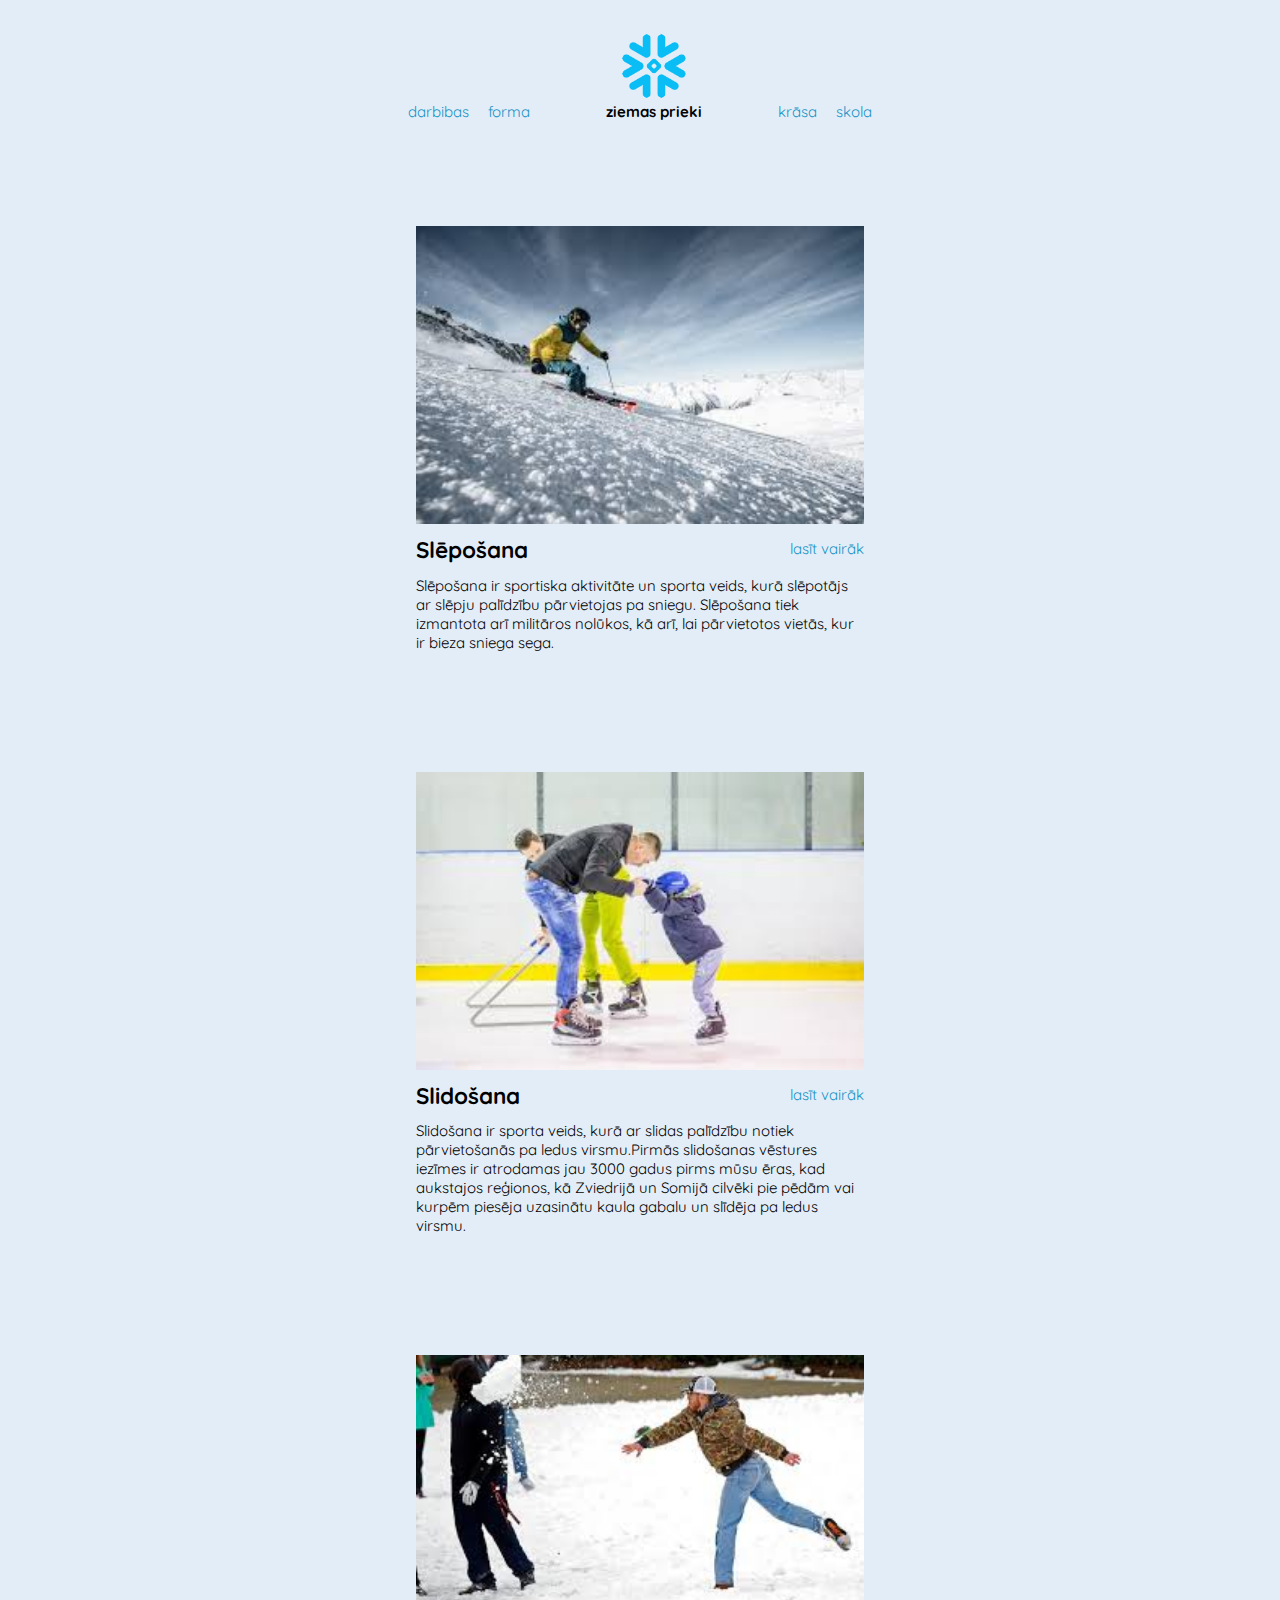
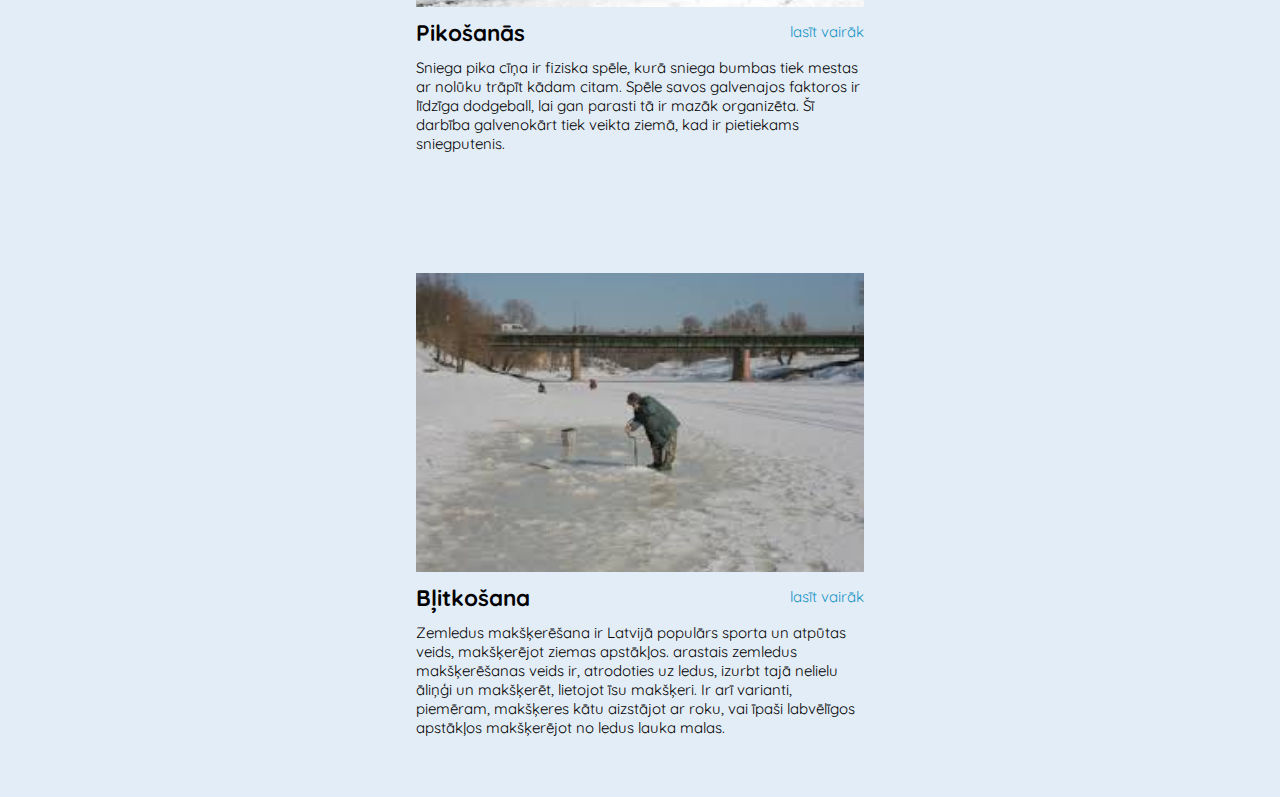
<file: index.html>
<!DOCTYPE html>
<html lang="en">
    <head>
        <meta charset="UTF-8" />
        <meta http-equiv="X-UA-Compatible" content="IE=edge" />
        <meta name="viewport" content="width=device-width, initial-scale=1.0" />
        <title>Ziemas prieki</title>
        <link rel="stylesheet" href="css/style.css" />
        <link rel="icon" href="img/snowflake-info.png" />
        <link rel="preconnect" href="https://fonts.gstatic.com" />
        <link
            href="https://fonts.googleapis.com/css2?family=Quicksand&display=swap"
            rel="stylesheet"
        />
    </head>
    <body>
        <div class="container">
            <nav>
                <a style="margin-right: 1em;" href="darbibas.html" target="_blank" style="display: inline-block;">darbibas</a>
                <a href="forma.html" target="_blank" style="display: inline-block;">forma</a>
                <div style="display: inline-block;">
                    <img src="img/snowflake-info.png" alt="" />
                    <h1>ziemas prieki</h1>
                </div>
                <a href="citaLapa.html" target="_blank" style="display: inline-block;" >krāsa</a>
                <a style="margin-left: 1em;" href="skola.html" target="_blank" style="display: inline-block;">skola</a>
            </nav>
            <main>
                <article>
                    <img src="img/skiing-info.jpg" alt="" />
                    <div class="info-container">
                        <h2>Slēpošana</h2>
                        <a href="about.html">lasīt vairāk</a>
                    </div>
                    <p>
                        Slēpošana ir sportiska aktivitāte un sporta veids, kurā
                        slēpotājs ar slēpju palīdzību pārvietojas pa sniegu.
                        Slēpošana tiek izmantota arī militāros nolūkos, kā arī,
                        lai pārvietotos vietās, kur ir bieza sniega sega.
                    </p>
                </article>

                <article>
                    <img src="img/slidosana-info.jpg" alt="" />
                    <div class="info-container">
                        <h2>Slidošana</h2>
                        <a href="about.html" target="_blank">lasīt vairāk</a>
                    </div>
                    <p>
                        Slidošana ir sporta veids, kurā ar slidas palīdzību
                        notiek pārvietošanās pa ledus virsmu.Pirmās slidošanas
                        vēstures iezīmes ir atrodamas jau 3000 gadus pirms mūsu
                        ēras, kad aukstajos reģionos, kā Zviedrijā un Somijā
                        cilvēki pie pēdām vai kurpēm piesēja uzasinātu kaula
                        gabalu un slīdēja pa ledus virsmu.
                    </p>
                </article>

                <article>
                    <img src="img/snowball-info.jpg" alt="" />
                    <div class="info-container">
                        <h2>Pikošanās</h2>
                        <a href="about.html">lasīt vairāk</a>
                    </div>
                    <p>
                        Sniega pika cīņa ir fiziska spēle, kurā sniega bumbas
                        tiek mestas ar nolūku trāpīt kādam citam. Spēle savos
                        galvenajos faktoros ir līdzīga dodgeball, lai gan
                        parasti tā ir mazāk organizēta. Šī darbība galvenokārt
                        tiek veikta ziemā, kad ir pietiekams sniegputenis.
                    </p>
                </article>

                <article>
                    <img src="img/bliktosana-info.jpg" alt="" />
                    <div class="info-container">
                        <h2>Bļitkošana</h2>
                        <a href="about.html">lasīt vairāk</a>
                    </div>
                    <p>
                        Zemledus makšķerēšana ir Latvijā populārs sporta un
                        atpūtas veids, makšķerējot ziemas apstākļos. arastais
                        zemledus makšķerēšanas veids ir, atrodoties uz ledus,
                        izurbt tajā nelielu āliņģi un makšķerēt, lietojot īsu
                        makšķeri. Ir arī varianti, piemēram, makšķeres kātu
                        aizstājot ar roku, vai īpaši labvēlīgos apstākļos
                        makšķerējot no ledus lauka malas.
                    </p>
                </article>
            </main>
        </div>
    </body>
</html>
</file>
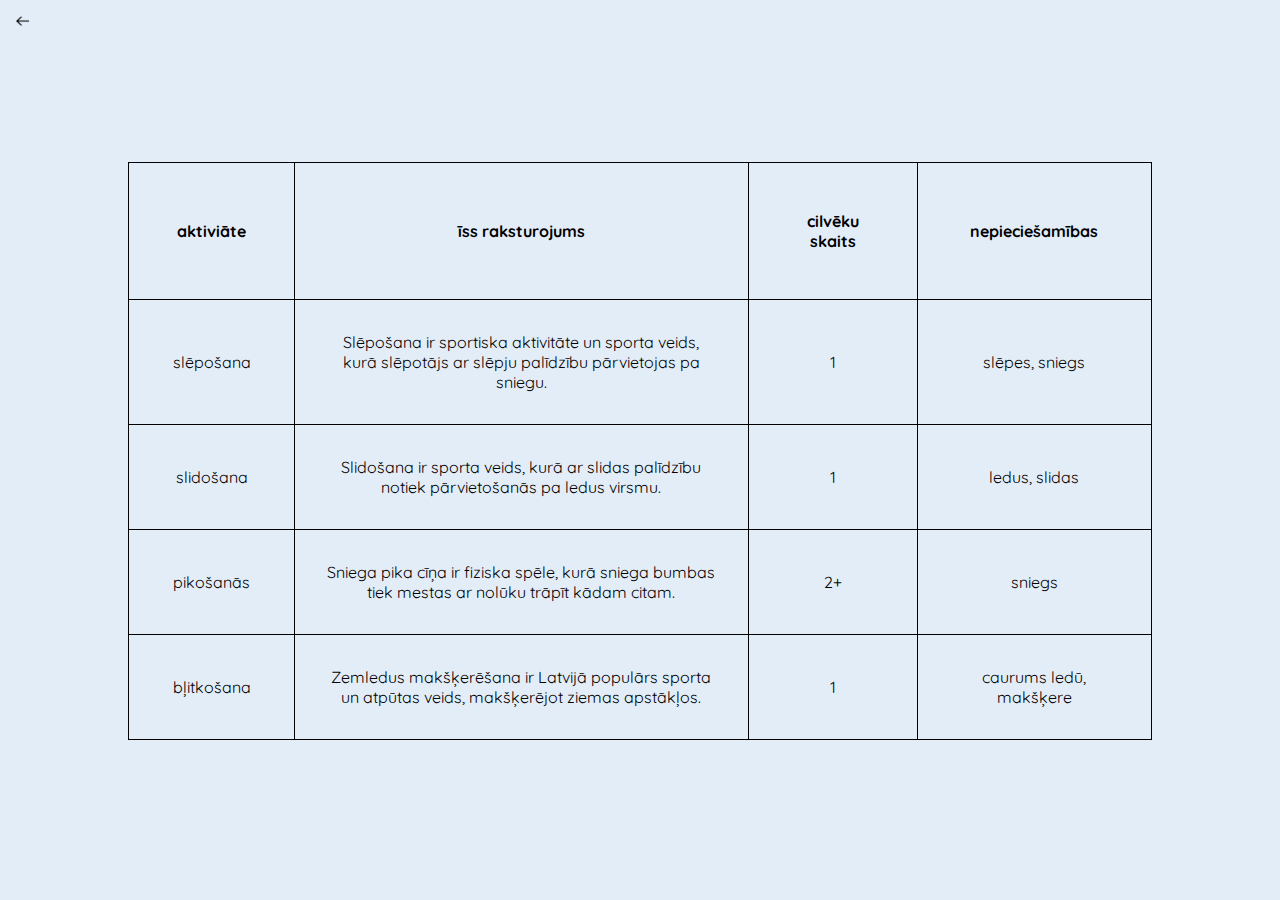
<file: about.html>
<!DOCTYPE html>
<html lang="en">
    <head>
        <meta charset="UTF-8" />
        <meta http-equiv="X-UA-Compatible" content="IE=edge" />
        <meta name="viewport" content="width=device-width, initial-scale=1.0" />
        <title>Document</title>
        <link rel="stylesheet" href="css/table.css" />
        <link rel="preconnect" href="https://fonts.gstatic.com" />
        <link
            href="https://fonts.googleapis.com/css2?family=Quicksand&display=swap"
            rel="stylesheet"
        />
    </head>
    <body>
        <main>
            <a href="index.html"><img src="img/arrow-info.png" alt="" /></a>
            <div class="table-container">
                <table>
                    <thead>
                        <tr>
                            <td>aktiviāte</td>
                            <td>īss raksturojums</td>
                            <td>cilvēku skaits</td>
                            <td>nepieciešamības</td>
                        </tr>
                    </thead>
                    <tbody>
                        <tr>
                            <td>slēpošana</td>
                            <td>
                                Slēpošana ir sportiska aktivitāte un sporta
                                veids, kurā slēpotājs ar slēpju palīdzību
                                pārvietojas pa sniegu.
                            </td>
                            <td>1</td>
                            <td>slēpes, sniegs</td>
                        </tr>
                        <tr>
                            <td>slidošana</td>
                            <td>
                                Slidošana ir sporta veids, kurā ar slidas
                                palīdzību notiek pārvietošanās pa ledus virsmu.
                            </td>
                            <td>1</td>
                            <td>ledus, slidas</td>
                        </tr>
                        <tr>
                            <td>pikošanās</td>
                            <td>
                                Sniega pika cīņa ir fiziska spēle, kurā sniega
                                bumbas tiek mestas ar nolūku trāpīt kādam citam.
                            </td>
                            <td>2+</td>
                            <td>sniegs</td>
                        </tr>
                        <tr>
                            <td>bļitkošana</td>
                            <td>
                                Zemledus makšķerēšana ir Latvijā populārs sporta
                                un atpūtas veids, makšķerējot ziemas apstākļos.
                            </td>
                            <td>1</td>
                            <td>caurums ledū, makšķere</td>
                        </tr>
                    </tbody>
                </table>
            </div>
        </main>
    </body>
</html>
</file>
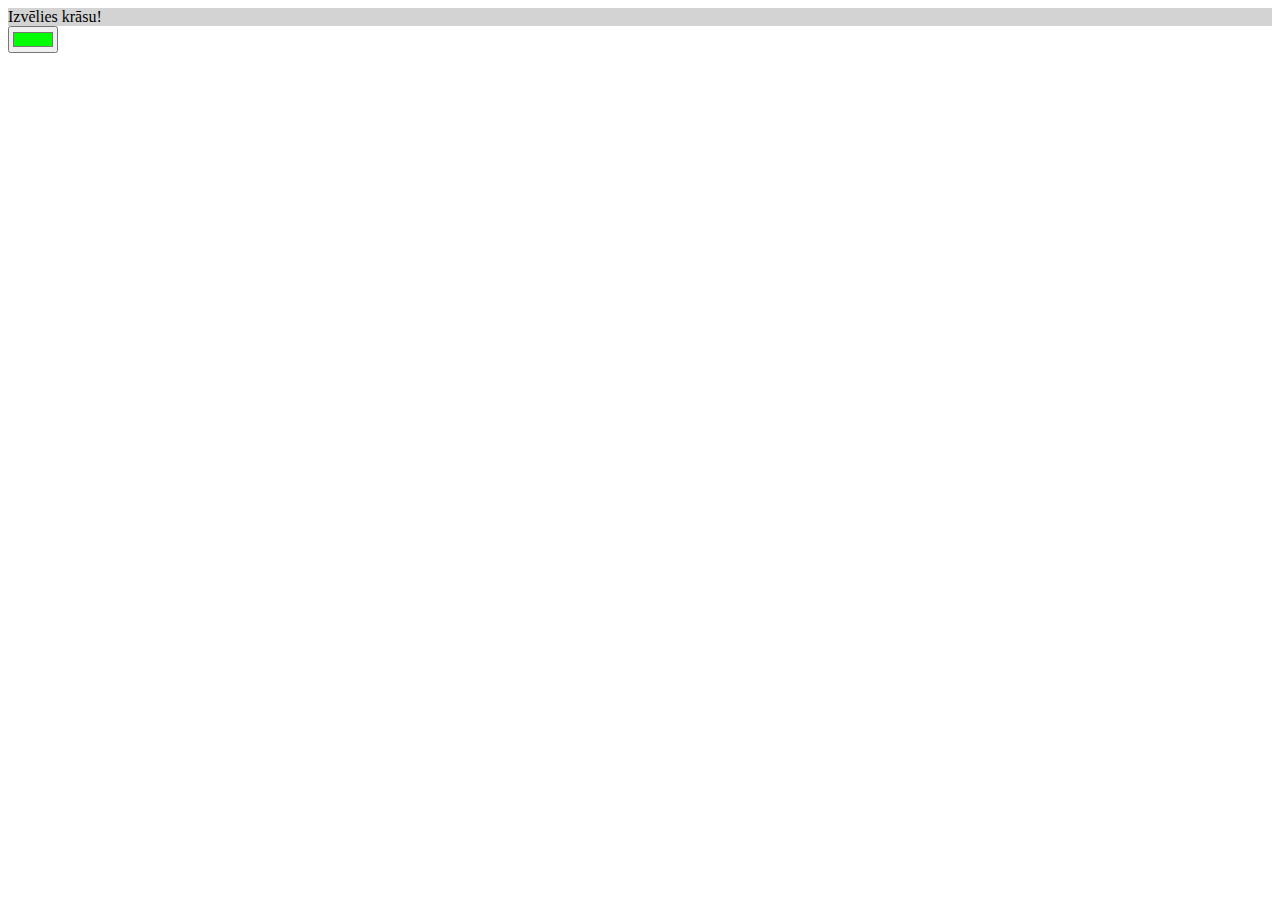
<file: citaLapa.html>
<!DOCTYPE html>
<html>
    <head>
        <meta charset="UTF-8" />
        <title>Formas</title>
        <script>
            function krasot() {
                var kr = document.getElementById("krasa").value;
                document.getElementById("fons").style =
                    "background-color:" + kr;
                document.getElementById("fons").innerHTML = "Krāsa nomainīta";
            }
        </script>
    </head>
    <body>
        <form>
            <div id="fons" style="background-color: lightgrey">
                Izvēlies krāsu!
            </div>
            <input
                type="color"
                id="krasa"
                value="#00ff00"
                oninput="krasot();"
            />
        </form>
    </body>
</html>
</file>
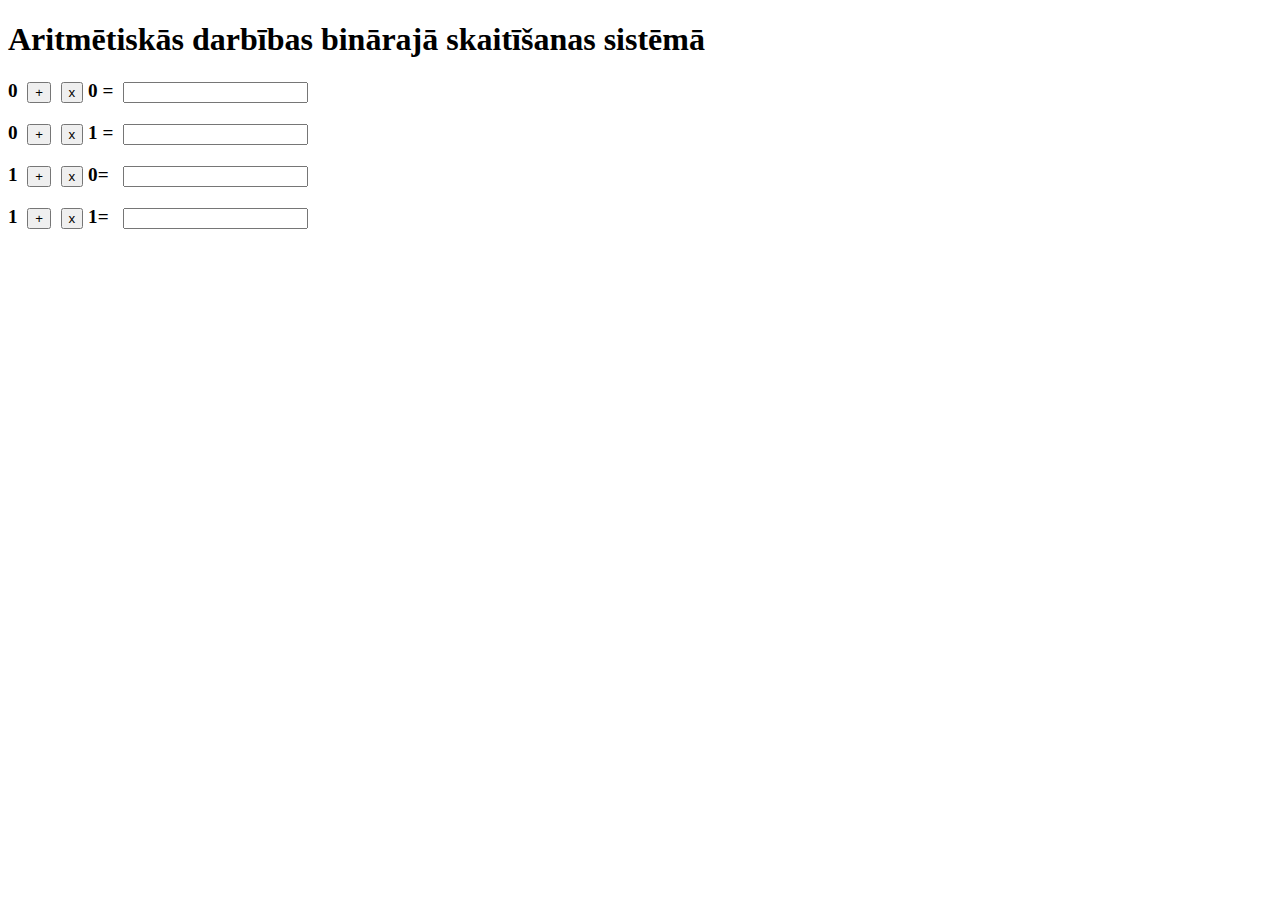
<file: darbibas.html>
<!DOCTYPE html>
<html>
    <head>
        <meta charset="utf-8" />
        <title>Aritmētiskās darbības binārajā skaitīšanas sistēmā</title>
        <style>
            p {
                font-weight: bold;
                font-size: 120%;
            }
        </style>
    </head>
    <body>
        <h1>Aritmētiskās darbības binārajā skaitīšanas sistēmā</h1>
        <form method="post" name="darbibas">
            <p>
                0&nbsp;
                <input
                    onclick="rez00.value=0"
                    name="plus00"
                    value="+"
                    type="button"
                />&nbsp;
                <input
                    onclick="rez00.value=0"
                    name="reiz00"
                    value="x"
                    type="button"
                />
                0 =&nbsp;
                <input name="rez00" />
            </p>
            <p>
                0&nbsp;
                <input
                    onclick="rez01.value=1"
                    name="plus01"
                    value="+"
                    type="button"
                />&nbsp;
                <input
                    onclick="rez01.value=0"
                    name="reiz01"
                    value="x"
                    type="button"
                />
                1 =&nbsp;
                <input name="rez01" />
            </p>
            <p>
                1&nbsp;
                <input
                    onclick="rez10.value=1"
                    name="plus10"
                    value="+"
                    type="button"
                />&nbsp;
                <input
                    onclick="rez10.value=0"
                    name="reiz10"
                    value="x"
                    type="button"
                />
                0=&nbsp; &nbsp;<input name="rez10" />
            </p>
            <p>
                1&nbsp;
                <input
                    onclick="rez11.value=10"
                    name="plus11"
                    value="+"
                    type="button"
                />&nbsp;
                <input
                    onclick="rez11.value=1"
                    name="reiz11"
                    value="x"
                    type="button"
                />
                1=&nbsp; &nbsp;<input name="rez11" />
            </p>
        </form>
    </body>
</html>
</file>
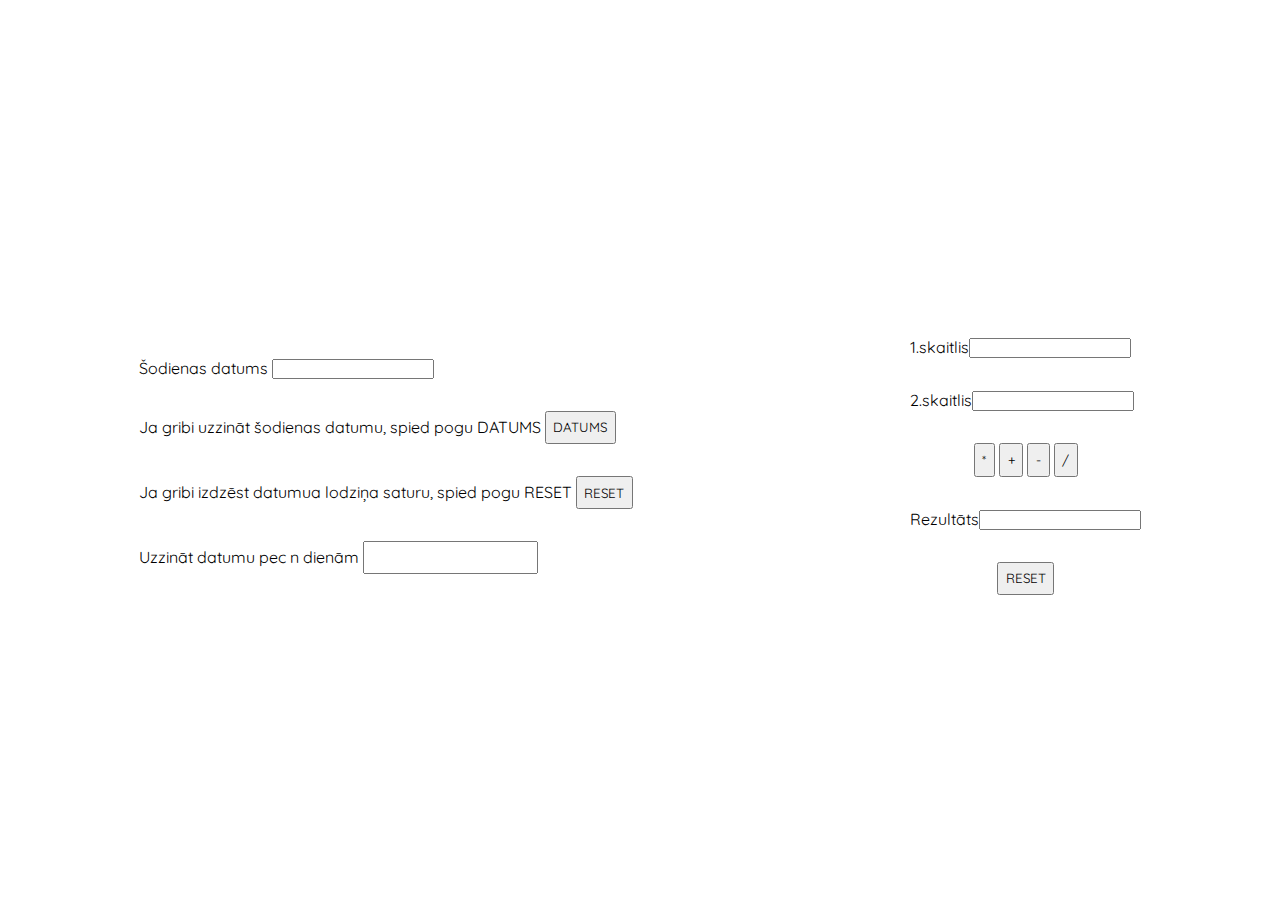
<file: forma.html>
<!DOCTYPE html>
<html>
    <head>
        <meta charset="UTF-8" />
        <title>Formas</title>
        <link rel="preconnect" href="https://fonts.gstatic.com" />
        <link
            href="https://fonts.googleapis.com/css2?family=Quicksand&display=swap"
            rel="stylesheet"
        />
        <style>
            * {
                margin: 0;
                padding: 0;
                box-sizing: border-box;
                font-family: "Quicksand", sans-serif;
            }
            main {
                height: 100vh;
                display: flex;
                justify-content: space-around;
                align-items: center;
            }
            .date-form p {
                margin-top: 2em;
            }

            .math-form div {
                margin-top: 2em;
            }

            .math-inp {
                padding: 0.5em;
            }
        </style>
    </head>
    <body>
        <main>
            <form class="date-form">
                <p>Šodienas datums <input name="datums" id="date-inp" /></p>
                <p>
                    Ja gribi uzzināt šodienas datumu, spied pogu DATUMS
                    <input
                        class="math-inp"
                        onclick="datums.value=new Date();"
                        name="poga"
                        value="DATUMS"
                        type="button"
                    />
                </p>
                <p>
                    Ja gribi izdzēst datumua lodziņa saturu, spied pogu RESET
                    <input class="math-inp" value="RESET" type="reset" />
                </p>
                <p>
                    Uzzināt datumu pec n dienām
                    <input
                        class="math-inp"
                        type="input"
                        name="newDate"
                        oninput="setNewDate(newDate.value);"
                    />
                </p>
            </form>
            <form class="math-form">
                <div>1.skaitlis<input type="text" name="sk1" /></div>
                <div>2.skaitlis<input type="text" name="sk2" /></div>
                <div style="text-align: center">
                    <input
                        class="math-inp"
                        value="*"
                        name="reiz"
                        onclick="rez.value=sk1.value*sk2.value"
                        type="button"
                    />
                    <input
                        class="math-inp"
                        value="+"
                        name="reiz"
                        onclick="rez.value=sk1.value+sk2.value"
                        type="button"
                    />
                    <input
                        class="math-inp"
                        value="-"
                        name="reiz"
                        onclick="rez.value=sk1.value-sk2.value"
                        type="button"
                    />
                    <input
                        class="math-inp"
                        value="/"
                        name="reiz"
                        onclick="rez.value=sk1.value/sk2.value"
                        type="button"
                    />
                </div>
                <div>Rezultāts<input name="rez" /></div>
                <div style="text-align: center">
                    <input class="math-inp" value="RESET" type="reset" />
                </div>
            </form>
        </main>
    </body>
    <script>
        setNewDate = (strDays) => {
            const myCurrentDate = new Date();
            if (strDays) {
                const days = parseInt(strDays);
                let myFutureDate = new Date(myCurrentDate);
                myFutureDate.setDate(myFutureDate.getDate() + days);
                document.querySelector("#date-inp").value = myFutureDate;
            } else {
                document.querySelector("#date-inp").value = myCurrentDate;
            }
        };
    </script>
</html>
</file>
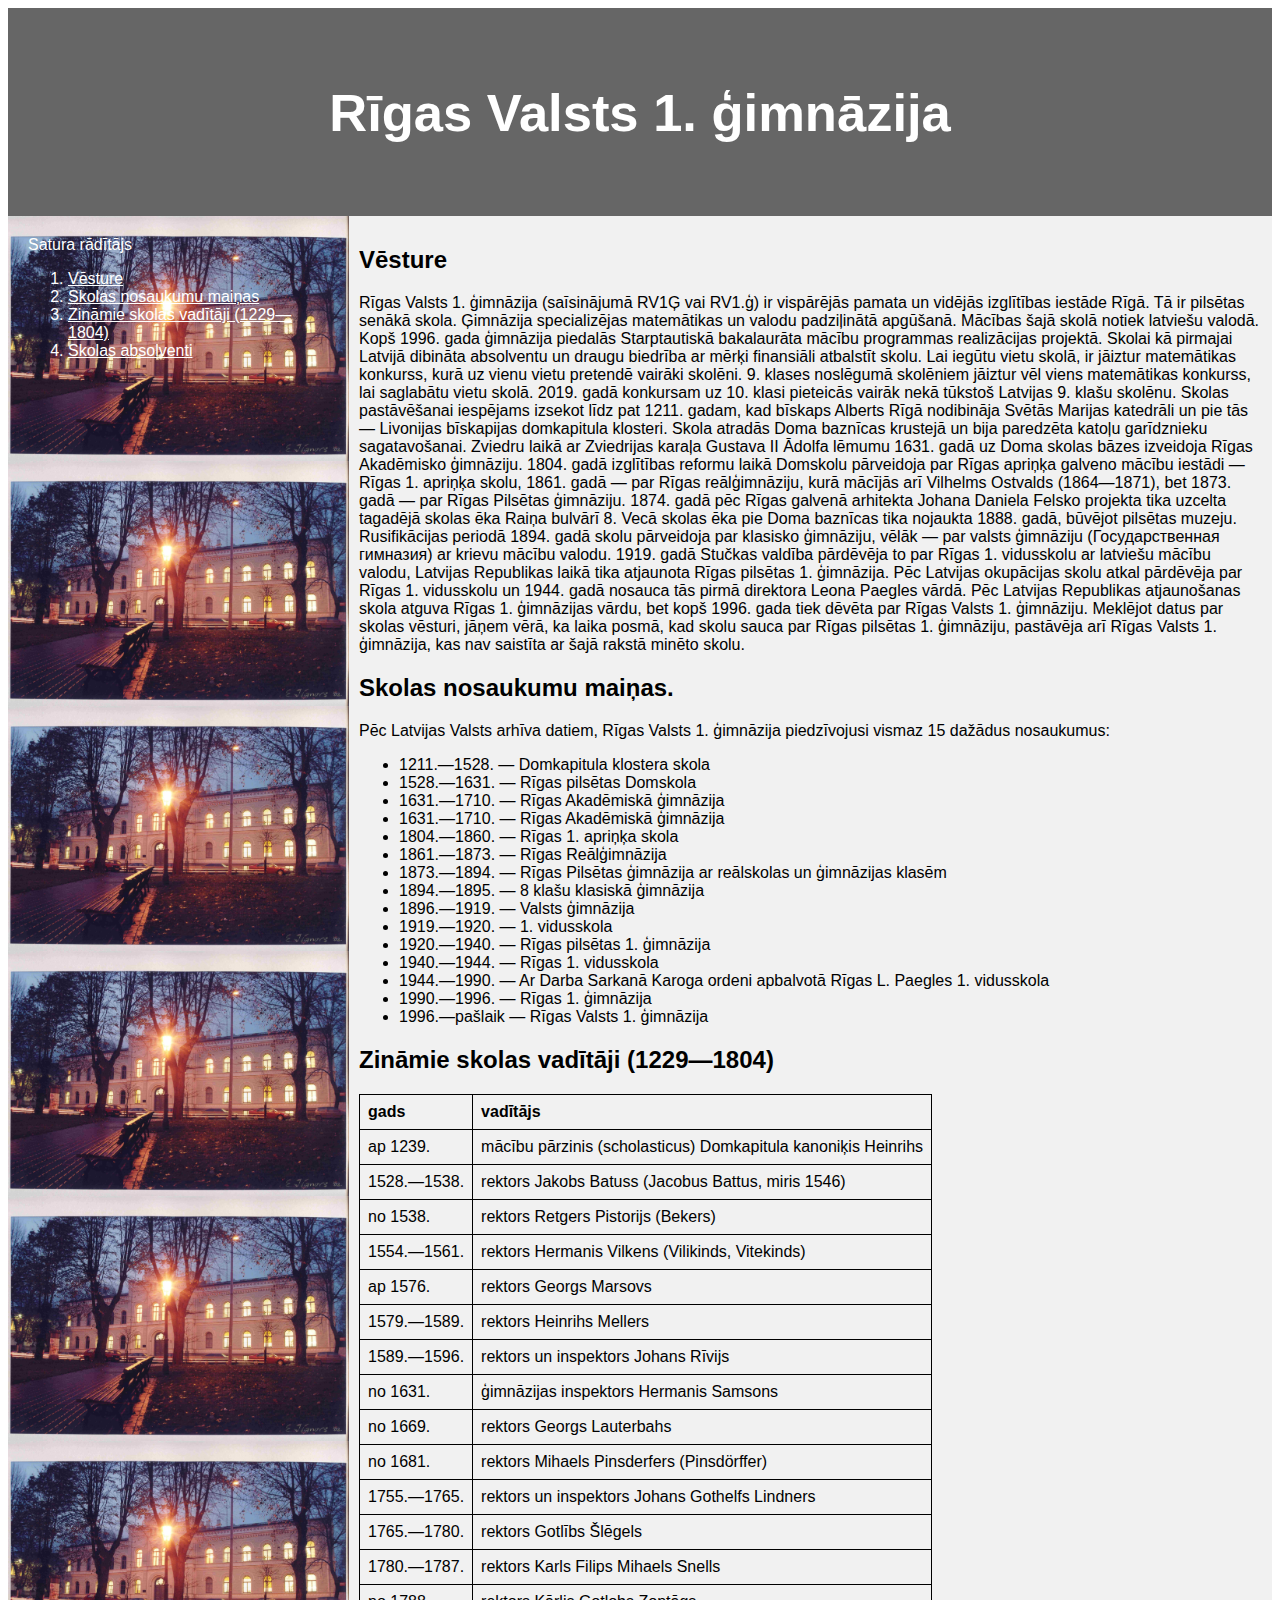
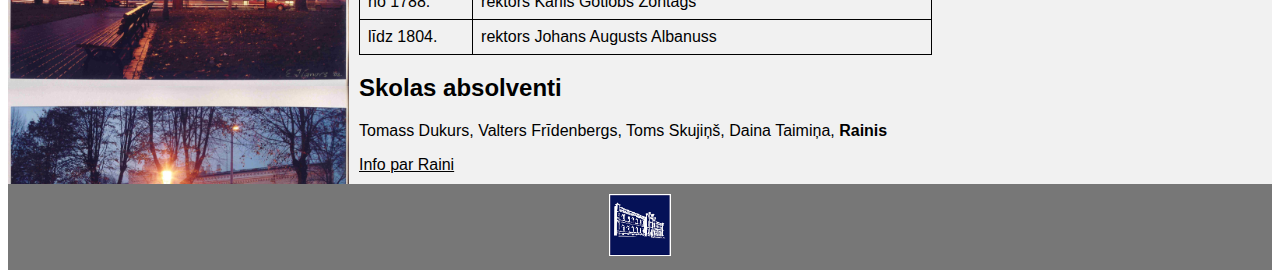
<file: skola.html>
<!DOCTYPE html>
<html lang="en">
    <head>
        <title>CSS Template</title>
        <meta charset="utf-8" />
        <meta name="viewport" content="width=device-width, initial-scale=1" />
        <style>
            * {
                box-sizing: border-box;
            }

            body {
                font-family: Arial, Helvetica, sans-serif;
            }

            /* Style the header */
            header {
                background-color: #666;
                padding: 30px;
                text-align: center;
                font-size: 35px;
                color: white;
            }

            /* Container for flexboxes */
            section {
                display: -webkit-flex;
                display: flex;
            }

            /* Style the navigation menu */
            nav {
                background-image: url("skola.jpg");
                background-size: contain;
                -webkit-flex: 1;
                -ms-flex: 1;
                color: white;
                flex: 1;
                /* background: #ccc; */
                padding: 20px;
            }

            /* Style the list inside the menu */
            nav ul {
                list-style-type: none;
                padding: 0;
            }

            /* Style the content */
            article {
                -webkit-flex: 3;
                -ms-flex: 3;
                flex: 3;
                background-color: #f1f1f1;
                padding: 10px;
            }

            /* Style the footer */
            footer {
                background-color: #777;
                padding: 10px;
                text-align: center;
                color: white;
            }

            /* Responsive layout - makes the menu and the content (inside the section) sit on top of each other instead of next to each other */
            @media (max-width: 600px) {
                section {
                    -webkit-flex-direction: column;
                    flex-direction: column;
                }
            }
            a {
                color: white;
            }

            table,
            th,
            td {
                border: 1px solid black;
                border-collapse: collapse;
            }

            td {
                padding: 0.5em;
            }
        </style>
    </head>
    <body>
        <header>
            <h2>Rīgas Valsts 1. ģimnāzija</h2>
        </header>

        <section>
            <nav>
                Satura rādītājs
                <ol>
                    <li><a href="#vesture">Vēsture</a></li>
                    <li><a href="#nosaukumi">Skolas nosaukumu maiņas</a></li>
                    <li>
                        <a href="#vaditaji"
                            >Zināmie skolas vadītāji (1229—1804)</a
                        >
                    </li>
                    <li><a href="#absolventi">Skolas absolventi</a></li>
                </ol>
            </nav>

            <article>
                <h2 id="vesture">Vēsture</h2>
                <p>
                    Rīgas Valsts 1. ģimnāzija (saīsinājumā RV1Ģ vai RV1.ģ) ir
                    vispārējās pamata un vidējās izglītības iestāde Rīgā. Tā ir
                    pilsētas senākā skola. Ģimnāzija specializējas matemātikas
                    un valodu padziļinātā apgūšanā. Mācības šajā skolā notiek
                    latviešu valodā. Kopš 1996. gada ģimnāzija piedalās
                    Starptautiskā bakalaurāta mācību programmas realizācijas
                    projektā. Skolai kā pirmajai Latvijā dibināta absolventu un
                    draugu biedrība ar mērķi finansiāli atbalstīt skolu. Lai
                    iegūtu vietu skolā, ir jāiztur matemātikas konkurss, kurā uz
                    vienu vietu pretendē vairāki skolēni. 9. klases noslēgumā
                    skolēniem jāiztur vēl viens matemātikas konkurss, lai
                    saglabātu vietu skolā. 2019. gadā konkursam uz 10. klasi
                    pieteicās vairāk nekā tūkstoš Latvijas 9. klašu skolēnu.
                    Skolas pastāvēšanai iespējams izsekot līdz pat 1211. gadam,
                    kad bīskaps Alberts Rīgā nodibināja Svētās Marijas katedrāli
                    un pie tās — Livonijas bīskapijas domkapitula klosteri.
                    Skola atradās Doma baznīcas krustejā un bija paredzēta
                    katoļu garīdznieku sagatavošanai. Zviedru laikā ar
                    Zviedrijas karaļa Gustava II Ādolfa lēmumu 1631. gadā uz
                    Doma skolas bāzes izveidoja Rīgas Akadēmisko ģimnāziju.
                    1804. gadā izglītības reformu laikā Domskolu pārveidoja par
                    Rīgas apriņķa galveno mācību iestādi — Rīgas 1. apriņķa
                    skolu, 1861. gadā — par Rīgas reālģimnāziju, kurā mācījās
                    arī Vilhelms Ostvalds (1864—1871), bet 1873. gadā — par
                    Rīgas Pilsētas ģimnāziju. 1874. gadā pēc Rīgas galvenā
                    arhitekta Johana Daniela Felsko projekta tika uzcelta
                    tagadējā skolas ēka Raiņa bulvārī 8. Vecā skolas ēka pie
                    Doma baznīcas tika nojaukta 1888. gadā, būvējot pilsētas
                    muzeju. Rusifikācijas periodā 1894. gadā skolu pārveidoja
                    par klasisko ģimnāziju, vēlāk — par valsts ģimnāziju
                    (Государственная гимназия) ar krievu mācību valodu. 1919.
                    gadā Stučkas valdība pārdēvēja to par Rīgas 1. vidusskolu ar
                    latviešu mācību valodu, Latvijas Republikas laikā tika
                    atjaunota Rīgas pilsētas 1. ģimnāzija. Pēc Latvijas
                    okupācijas skolu atkal pārdēvēja par Rīgas 1. vidusskolu un
                    1944. gadā nosauca tās pirmā direktora Leona Paegles vārdā.
                    Pēc Latvijas Republikas atjaunošanas skola atguva Rīgas 1.
                    ģimnāzijas vārdu, bet kopš 1996. gada tiek dēvēta par Rīgas
                    Valsts 1. ģimnāziju. Meklējot datus par skolas vēsturi,
                    jāņem vērā, ka laika posmā, kad skolu sauca par Rīgas
                    pilsētas 1. ģimnāziju, pastāvēja arī Rīgas Valsts 1.
                    ģimnāzija, kas nav saistīta ar šajā rakstā minēto skolu.
                </p>
                <h2 id="nosaukumi">Skolas nosaukumu maiņas.</h2>
                <p>
                    Pēc Latvijas Valsts arhīva datiem, Rīgas Valsts 1. ģimnāzija
                    piedzīvojusi vismaz 15 dažādus nosaukumus:
                </p>
                <ul>
                    <li>1211.—1528. — Domkapitula klostera skola</li>
                    <li>1528.—1631. — Rīgas pilsētas Domskola</li>
                    <li>1631.—1710. — Rīgas Akadēmiskā ģimnāzija</li>
                    <li>1631.—1710. — Rīgas Akadēmiskā ģimnāzija</li>
                    <li>1804.—1860. — Rīgas 1. apriņķa skola</li>
                    <li>1861.—1873. — Rīgas Reālģimnāzija</li>
                    <li>
                        1873.—1894. — Rīgas Pilsētas ģimnāzija ar reālskolas un
                        ģimnāzijas klasēm
                    </li>
                    <li>1894.—1895. — 8 klašu klasiskā ģimnāzija</li>
                    <li>1896.—1919. — Valsts ģimnāzija</li>
                    <li>1919.—1920. — 1. vidusskola</li>
                    <li>1920.—1940. — Rīgas pilsētas 1. ģimnāzija</li>
                    <li>1940.—1944. — Rīgas 1. vidusskola</li>
                    <li>
                        1944.—1990. — Ar Darba Sarkanā Karoga ordeni apbalvotā
                        Rīgas L. Paegles 1. vidusskola
                    </li>
                    <li>1990.—1996. — Rīgas 1. ģimnāzija</li>
                    <li>1996.—pašlaik — Rīgas Valsts 1. ģimnāzija</li>
                </ul>

                <h2 id="vaditaji">Zināmie skolas vadītāji (1229—1804)</h2>
                <table>
                    <tr style="font-weight: bold">
                        <td>gads</td>
                        <td>vadītājs</td>
                    </tr>
                    <tr>
                        <td>ap 1239.</td>
                        <td>
                            mācību pārzinis (scholasticus) Domkapitula kanoniķis
                            Heinrihs
                        </td>
                    </tr>
                    <tr>
                        <td>1528.—1538.</td>
                        <td>
                            rektors Jakobs Batuss (Jacobus Battus, miris 1546)
                        </td>
                    </tr>
                    <tr>
                        <td>no 1538.</td>
                        <td>rektors Retgers Pistorijs (Bekers)</td>
                    </tr>
                    <tr>
                        <td>1554.—1561.</td>
                        <td>rektors Hermanis Vilkens (Vilikinds, Vitekinds)</td>
                    </tr>
                    <tr>
                        <td>ap 1576.</td>
                        <td>rektors Georgs Marsovs</td>
                    </tr>
                    <tr>
                        <td>1579.—1589.</td>
                        <td>rektors Heinrihs Mellers</td>
                    </tr>
                    <tr>
                        <td>1589.—1596.</td>
                        <td>rektors un inspektors Johans Rīvijs</td>
                    </tr>
                    <tr>
                        <td>no 1631.</td>
                        <td>ģimnāzijas inspektors Hermanis Samsons</td>
                    </tr>
                    <tr>
                        <td>no 1669.</td>
                        <td>rektors Georgs Lauterbahs</td>
                    </tr>
                    <tr>
                        <td>no 1681.</td>
                        <td>rektors Mihaels Pinsderfers (Pinsdörffer)</td>
                    </tr>
                    <tr>
                        <td>1755.—1765.</td>
                        <td>rektors un inspektors Johans Gothelfs Lindners</td>
                    </tr>
                    <tr>
                        <td>1765.—1780.</td>
                        <td>rektors Gotlībs Šlēgels</td>
                    </tr>
                    <tr>
                        <td>1780.—1787.</td>
                        <td>rektors Karls Filips Mihaels Snells</td>
                    </tr>
                    <tr>
                        <td>no 1788.</td>
                        <td>rektors Kārlis Gotlobs Zontāgs</td>
                    </tr>
                    <tr>
                        <td>līdz 1804.</td>
                        <td>rektors Johans Augusts Albanuss</td>
                    </tr>
                </table>

                <h2 id="absolventi">Skolas absolventi</h2>
                <p>
                    Tomass Dukurs, Valters Frīdenbergs, Toms Skujiņš, Daina
                    Taimiņa, <span style="font-weight: bold"> Rainis</span>
                </p>
                <a
                    style="color: black"
                    target="_blank"
                    href="https://www.literatura.lv/en/person/Rainis/872277"
                    >Info par Raini</a
                >
            </article>
        </section>

        <footer>
            <a target="_blank" href="http://r1g.edu.lv/v/index/"
                ><img width="5%" src="logo.png" alt=""
            /></a>
        </footer>
    </body>
</html>
</file>
<file: css/style.css>
html {
    font-size: 15px;
}

* {
    margin: 0;
    padding: 0;
    box-sizing: border-box;
    font-family: "Quicksand", sans-serif;
}

body {
    background-color: rgb(227, 237, 248);
}

.container {
    display: flex;
    align-items: center;
    flex-direction: column;
    width: 70%;
    margin: 0 auto;
}

nav {
    text-align: center;
    margin: 2em 0;
}

nav img {
    display: block;
    margin: 0 auto;
    width: 30%;
}

article img {
    display: block;
    margin: 0 auto;
    width: 100%;
    image-rendering: -webkit-optimize-contrast;
}

main {
    display: flex;
    justify-content: center;
    align-items: center;
    flex-direction: column;
}

main article {
    width: 50%;
    margin: 4em 0;
}

h1 {
    font-size: 1rem;
}

h2 {
    padding: 0.5em 0;
}

a {
    padding: 1em 0;
    text-decoration: none;
    color: rgb(21, 147, 197);
    transition: all 0.5s ease;
}

a:hover {
    transition: all 0.5s ease;
    color: rgb(21, 121, 160);
    font-size: 1.2rem;
}

.info-container {
    display: flex;
    justify-content: space-between;
}
</file>
<file: css/table.css>
html {
    height: 100%;
}

* {
    margin: 0;
    padding: 0;
    box-sizing: border-box;
    font-family: "Quicksand", sans-serif;
}

body {
    height: 100%;
    background-color: rgb(227, 237, 248);
}

main {
    height: 100%;
}

.table-container {
    height: 90%;
    width: 80%;
    display: flex;
    justify-content: center;
    align-items: center;
    margin: 0 auto;
}

table,
tr,
td {
    border-collapse: collapse;
    border: 1px solid black;
    padding: 2em;
    text-align: center;
}

thead td {
    padding: 3em;
    font-weight: bold;
}

img {
    margin: 1em;
    width: 1%;
}
</file>
